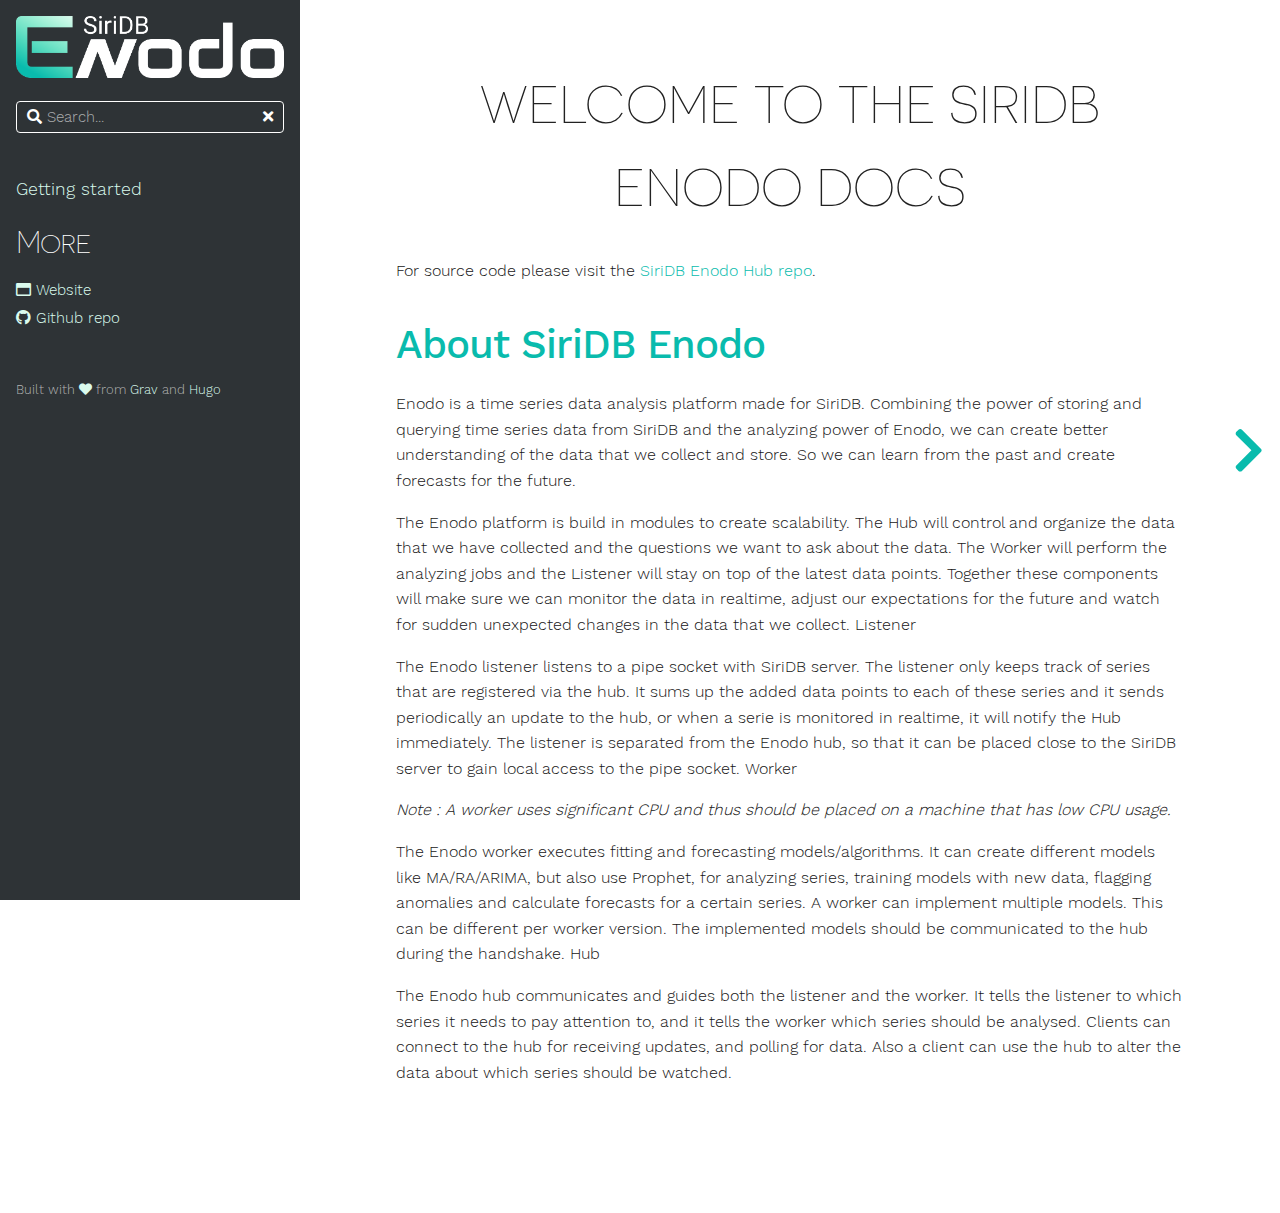
<file: index.html>
<!DOCTYPE html>
<html lang="en-US">
    <head>
        <meta charset="UTF-8">
        <meta http-equiv="refresh" content="0; url=https://siridb.github.io/siridb-enodo-docs/v0/">
        <script type="text/javascript">
            window.location.href = "https://siridb.github.io/siridb-enodo-docs/v0/";
        </script>
        <title>Enodo Documentation Redirection</title>
    </head>
    <body>
        If you are not redirected automatically,
        follow this <a href='https://siridb.github.io/siridb-enodo-docs/v0/'>link</a> to the latest Enodo documentation.
    </body>
</html>
</file>
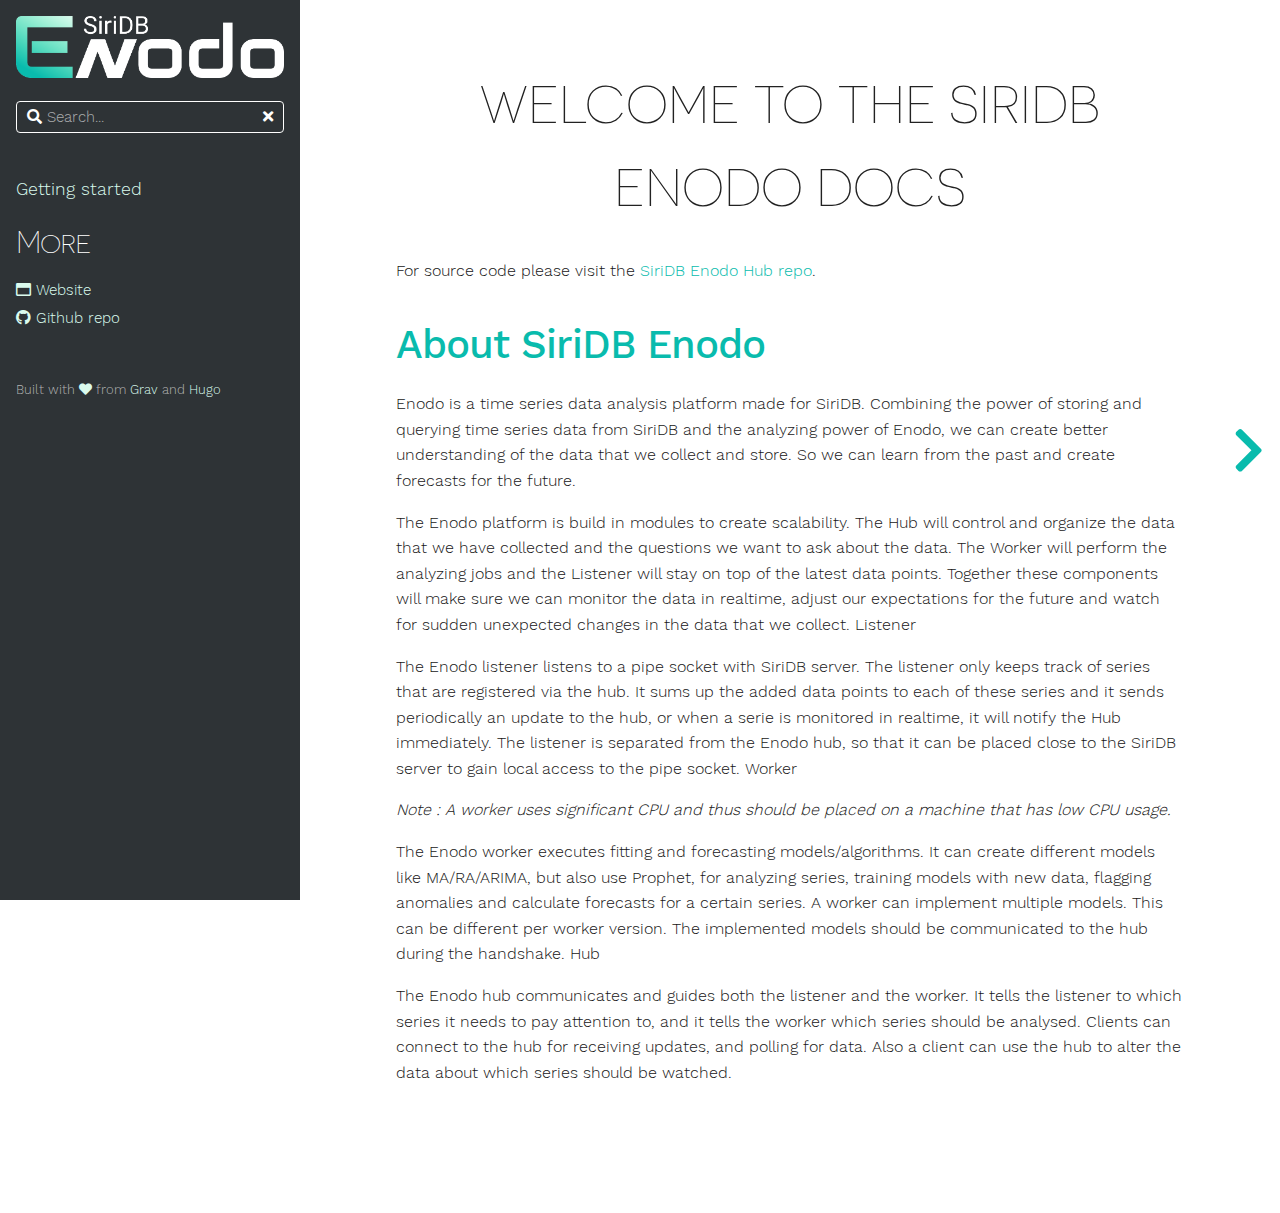
<file: v0/index.html>
<!doctype html><html lang=en class="js csstransforms3d">
<head>
<meta charset=utf-8>
<meta name=viewport content="width=device-width,initial-scale=1">
<meta name=generator content="Hugo 0.90.0">
<meta name=description content="Enodo documentation">
<link rel="shortcut icon" href=/v0/images/favicon.ico type=image/x-icon>
<title> :: Enodo documentation</title>
<link href=/v0/css/nucleus.css?1669302237 rel=stylesheet>
<link href=/v0/css/fontawesome-all.min.css?1669302237 rel=stylesheet>
<link href=/v0/css/hybrid.css?1669302237 rel=stylesheet>
<link href=/v0/css/featherlight.min.css?1669302237 rel=stylesheet>
<link href=/v0/css/perfect-scrollbar.min.css?1669302237 rel=stylesheet>
<link href=/v0/css/auto-complete.css?1669302237 rel=stylesheet>
<link href=/v0/css/atom-one-dark-reasonable.css?1669302237 rel=stylesheet>
<link href=/v0/css/theme.css?1669302237 rel=stylesheet>
<link href=/v0/css/hugo-theme.css?1669302237 rel=stylesheet>
<link href=/v0/css/theme-mine.css?1669302237 rel=stylesheet>
<script src=/v0/js/jquery-3.3.1.min.js?1669302237></script>
<style>:root #header+#content>#left>#rlblock_left{display:none!important}:not(pre)>code+span.copy-to-clipboard{display:none}</style>
</head>
<body data-url=/v0/>
<nav id=sidebar>
<div id=header-wrapper>
<div id=header>
<a href=/>
<img src=/v0/images/logo.png alt=Logo>
</a>
</div>
<div class=searchbox>
<label for=search-by><i class="fas fa-search"></i></label>
<input data-search-input id=search-by type=search placeholder=Search...>
<span data-search-clear><i class="fas fa-times"></i></span>
</div>
<script type=text/javascript src=/v0/js/lunr.min.js?1669302237></script>
<script type=text/javascript src=/v0/js/auto-complete.js?1669302237></script>
<script type=text/javascript>var baseurl="https://docs.siridb-enodo.com/v0/"</script>
<script type=text/javascript src=/v0/js/search.js?1669302237></script>
</div>
<div class=highlightable>
<ul class=topics>
<li data-nav-id=/v0/getting_started/ title="Getting started" class=dd-item>
<a href=/v0/getting_started/>
Getting started
</a>
</li>
</ul>
<section id=shortcuts>
<h3>More</h3>
<ul>
<li>
<a class=padding href=https://siridb.net/enodo><i class="far fa-window-maximize"></i> Website</a>
</li>
<li>
<a class=padding href=https://github.com/SiriDB/siridb-enodo-hub><i class="fab fa-github"></i> Github repo</a>
</li>
</ul>
</section>
<section id=footer>
<p>Built with <a href=https://github.com/matcornic/hugo-theme-learn><i class="fas fa-heart"></i></a> from <a href=https://getgrav.org>Grav</a> and <a href=https://gohugo.io/>Hugo</a></p>
</section>
</div>
</nav>
<section id=body>
<div id=overlay></div>
<div class="padding highlightable">
<div id=head-tags>
</div>
<div id=body-inner>
<span id=sidebar-toggle-span>
<a href=# id=sidebar-toggle data-sidebar-toggle><i class="fas fa-bars"></i> navigation</a>
</span>
<h1 id=welcome-to-the-siridb-enodo-docs>Welcome to the SiriDB Enodo docs</h1>
<p>For source code please visit the <a href=https://github.com/SiriDB/siridb-enodo-hub>SiriDB Enodo Hub repo</a>.</p>
<h2 id=about-siridb-enodo>About SiriDB Enodo</h2>
<p>Enodo is a time series data analysis platform made for SiriDB. Combining the power of storing and querying time series data from SiriDB and the analyzing power of Enodo, we can create better understanding of the data that we collect and store. So we can learn from the past and create forecasts for the future.</p>
<p>The Enodo platform is build in modules to create scalability. The Hub will control and organize the data that we have collected and the questions we want to ask about the data. The Worker will perform the analyzing jobs and the Listener will stay on top of the latest data points. Together these components will make sure we can monitor the data in realtime, adjust our expectations for the future and watch for sudden unexpected changes in the data that we collect.
Listener</p>
<p>The Enodo listener listens to a pipe socket with SiriDB server. The listener only keeps track of series that are registered via the hub. It sums up the added data points to each of these series and it sends periodically an update to the hub, or when a serie is monitored in realtime, it will notify the Hub immediately. The listener is separated from the Enodo hub, so that it can be placed close to the SiriDB server to gain local access to the pipe socket.
Worker</p>
<p><em>Note : A worker uses significant CPU and thus should be placed on a machine that has low CPU usage.</em></p>
<p>The Enodo worker executes fitting and forecasting models/algorithms. It can create different models like MA/RA/ARIMA, but also use Prophet, for analyzing series, training models with new data, flagging anomalies and calculate forecasts for a certain series. A worker can implement multiple models. This can be different per worker version. The implemented models should be communicated to the hub during the handshake.
Hub</p>
<p>The Enodo hub communicates and guides both the listener and the worker. It tells the listener to which series it needs to pay attention to, and it tells the worker which series should be analysed. Clients can connect to the hub for receiving updates, and polling for data. Also a client can use the hub to alter the data about which series should be watched.</p>
</div>
</div>
<div id=navigation>
<a class="nav nav-next" href=/v0/ title style=margin-right:0><i class="fa fa-chevron-right"></i></a>
</div>
</section>
<div style=left:-1000px;overflow:scroll;position:absolute;top:-1000px;border:none;box-sizing:content-box;height:200px;margin:0;padding:0;width:200px>
<div style=border:none;box-sizing:content-box;height:200px;margin:0;padding:0;width:200px></div>
</div>
<script src=/v0/js/clipboard.min.js?1669302237></script>
<script src=/v0/js/perfect-scrollbar.min.js?1669302237></script>
<script src=/v0/js/perfect-scrollbar.jquery.min.js?1669302237></script>
<script src=/v0/js/jquery.sticky.js?1669302237></script>
<script src=/v0/js/featherlight.min.js?1669302237></script>
<script src=/v0/js/highlight.pack.js?1669302237></script>
<script>hljs.initHighlightingOnLoad()</script>
<script src=/v0/js/modernizr.custom-3.6.0.js?1669302237></script>
<script src=/v0/js/learn.js?1669302237></script>
<script src=/v0/js/hugo-learn.js?1669302237></script>
<link href=/v0/mermaid/mermaid.css?1669302237 rel=stylesheet>
<script src=/v0/mermaid/mermaid.js?1669302237></script>
<script>mermaid.initialize({startOnLoad:!0})</script>
</body>
</html>
</file>
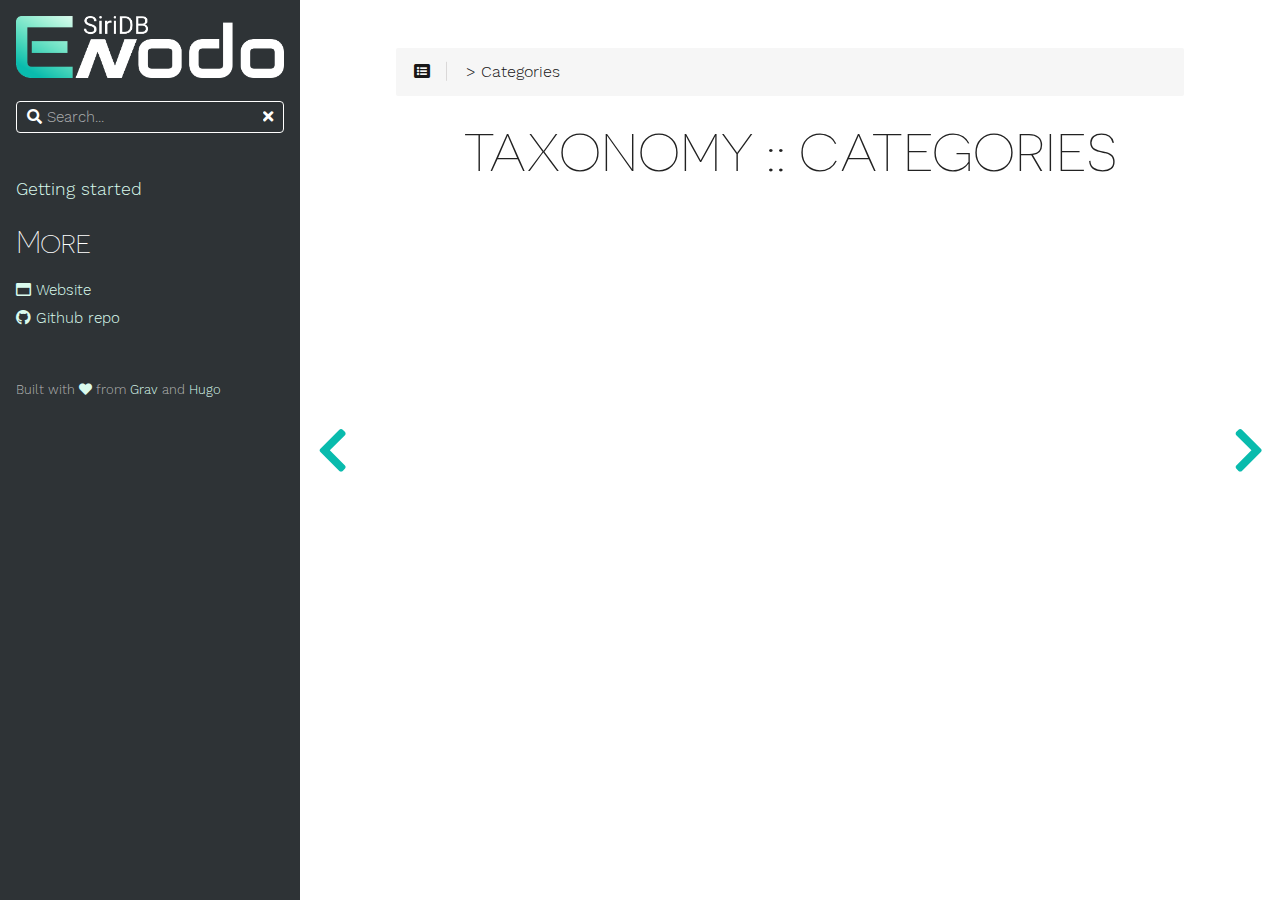
<file: v0/categories/index.html>
<!doctype html><html lang=en class="js csstransforms3d">
<head>
<meta charset=utf-8>
<meta name=viewport content="width=device-width,initial-scale=1">
<meta name=generator content="Hugo 0.90.0">
<meta name=description content="Enodo documentation">
<link rel="shortcut icon" href=/v0/images/favicon.ico type=image/x-icon>
<title>Categories :: Enodo documentation</title>
<link href=/v0/css/nucleus.css?1669302237 rel=stylesheet>
<link href=/v0/css/fontawesome-all.min.css?1669302237 rel=stylesheet>
<link href=/v0/css/hybrid.css?1669302237 rel=stylesheet>
<link href=/v0/css/featherlight.min.css?1669302237 rel=stylesheet>
<link href=/v0/css/perfect-scrollbar.min.css?1669302237 rel=stylesheet>
<link href=/v0/css/auto-complete.css?1669302237 rel=stylesheet>
<link href=/v0/css/atom-one-dark-reasonable.css?1669302237 rel=stylesheet>
<link href=/v0/css/theme.css?1669302237 rel=stylesheet>
<link href=/v0/css/hugo-theme.css?1669302237 rel=stylesheet>
<link href=/v0/css/theme-mine.css?1669302237 rel=stylesheet>
<script src=/v0/js/jquery-3.3.1.min.js?1669302237></script>
<style>:root #header+#content>#left>#rlblock_left{display:none!important}:not(pre)>code+span.copy-to-clipboard{display:none}</style>
</head>
<body data-url=/v0/categories/>
<nav id=sidebar>
<div id=header-wrapper>
<div id=header>
<a href=/>
<img src=/v0/images/logo.png alt=Logo>
</a>
</div>
<div class=searchbox>
<label for=search-by><i class="fas fa-search"></i></label>
<input data-search-input id=search-by type=search placeholder=Search...>
<span data-search-clear><i class="fas fa-times"></i></span>
</div>
<script type=text/javascript src=/v0/js/lunr.min.js?1669302237></script>
<script type=text/javascript src=/v0/js/auto-complete.js?1669302237></script>
<script type=text/javascript>var baseurl="https://docs.siridb-enodo.com/v0/"</script>
<script type=text/javascript src=/v0/js/search.js?1669302237></script>
</div>
<div class=highlightable>
<ul class=topics>
<li data-nav-id=/v0/getting_started/ title="Getting started" class=dd-item>
<a href=/v0/getting_started/>
Getting started
</a>
</li>
</ul>
<section id=shortcuts>
<h3>More</h3>
<ul>
<li>
<a class=padding href=https://siridb.net/enodo><i class="far fa-window-maximize"></i> Website</a>
</li>
<li>
<a class=padding href=https://github.com/SiriDB/siridb-enodo-hub><i class="fab fa-github"></i> Github repo</a>
</li>
</ul>
</section>
<section id=footer>
<p>Built with <a href=https://github.com/matcornic/hugo-theme-learn><i class="fas fa-heart"></i></a> from <a href=https://getgrav.org>Grav</a> and <a href=https://gohugo.io/>Hugo</a></p>
</section>
</div>
</nav>
<section id=body>
<div id=overlay></div>
<div class="padding highlightable">
<div>
<div id=top-bar>
<div id=breadcrumbs>
<span id=sidebar-toggle-span>
<a href=# id=sidebar-toggle data-sidebar-toggle>
<i class="fas fa-bars"></i>
</a>
</span>
<span id=toc-menu><i class="fas fa-list-alt"></i></span>
<ol class=links itemscope itemtype=http://schema.org/BreadcrumbList>
<meta itemprop=itemListOrder content="Descending">
<li itemscope itemtype=https://schema.org/ListItem itemprop=itemListElement>
<meta itemprop=position content="2">
<a itemprop=item href=/v0/>
<span itemprop=name></span>
</a>
</li>
>
<li itemscope itemtype=https://schema.org/ListItem itemprop=itemListElement>
<meta itemprop=position content="1">
<a itemprop=item href=/v0/categories/ aria-disabled=true>
<span itemprop=name>Categories</span>
</a>
</li>
</ol>
</div>
<div class=progress>
<div class=wrapper>
</div>
</div>
</div>
</div>
<div id=head-tags>
</div>
<div id=body-inner>
<h1>
taxonomy ::
Categories
</h1>
<ul>
</ul>
<footer class=footline>
</footer>
</div>
</div>
<div id=navigation>
<a class="nav nav-prev" href=/v0/ title> <i class="fa fa-chevron-left"></i></a>
<a class="nav nav-next" href=/v0/getting_started/ title="Getting started" style=margin-right:0><i class="fa fa-chevron-right"></i></a>
</div>
</section>
<div style=left:-1000px;overflow:scroll;position:absolute;top:-1000px;border:none;box-sizing:content-box;height:200px;margin:0;padding:0;width:200px>
<div style=border:none;box-sizing:content-box;height:200px;margin:0;padding:0;width:200px></div>
</div>
<script src=/v0/js/clipboard.min.js?1669302237></script>
<script src=/v0/js/perfect-scrollbar.min.js?1669302237></script>
<script src=/v0/js/perfect-scrollbar.jquery.min.js?1669302237></script>
<script src=/v0/js/jquery.sticky.js?1669302237></script>
<script src=/v0/js/featherlight.min.js?1669302237></script>
<script src=/v0/js/highlight.pack.js?1669302237></script>
<script>hljs.initHighlightingOnLoad()</script>
<script src=/v0/js/modernizr.custom-3.6.0.js?1669302237></script>
<script src=/v0/js/learn.js?1669302237></script>
<script src=/v0/js/hugo-learn.js?1669302237></script>
<link href=/v0/mermaid/mermaid.css?1669302237 rel=stylesheet>
<script src=/v0/mermaid/mermaid.js?1669302237></script>
<script>mermaid.initialize({startOnLoad:!0})</script>
</body>
</html>
</file>
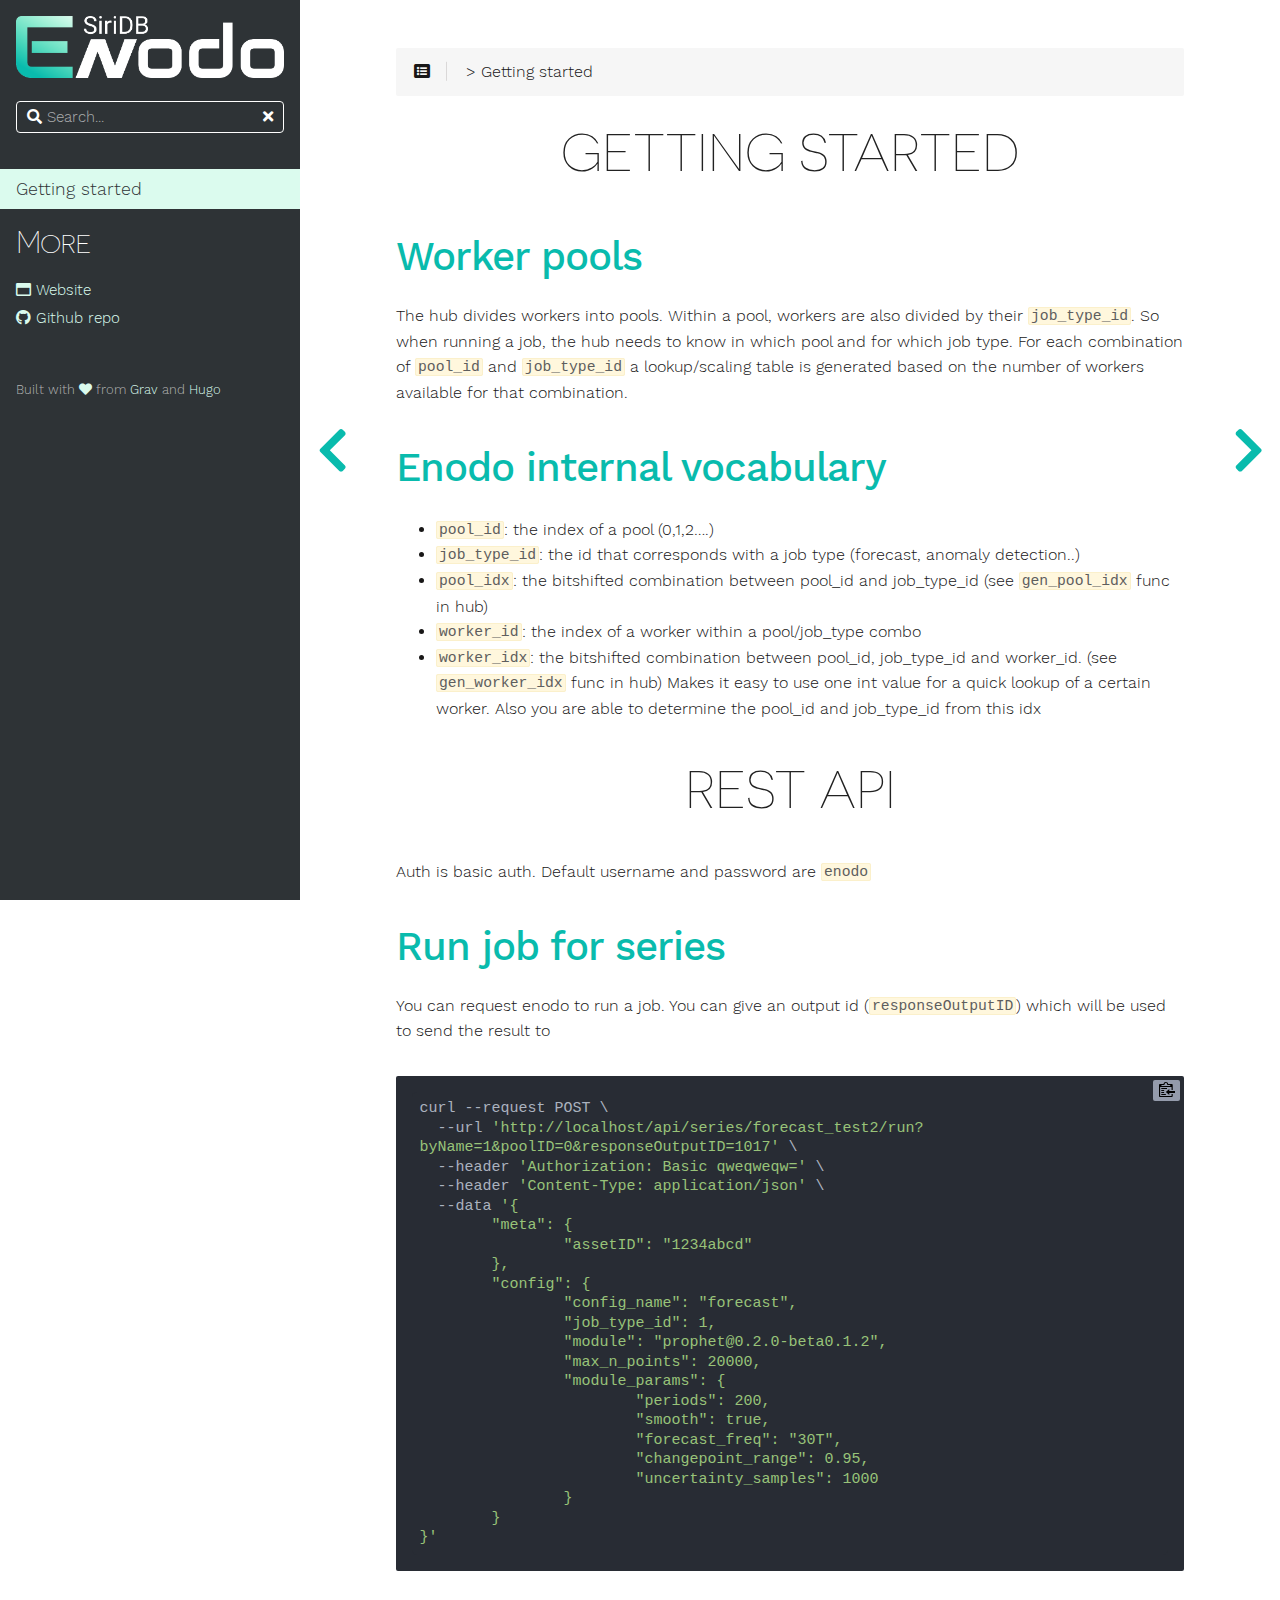
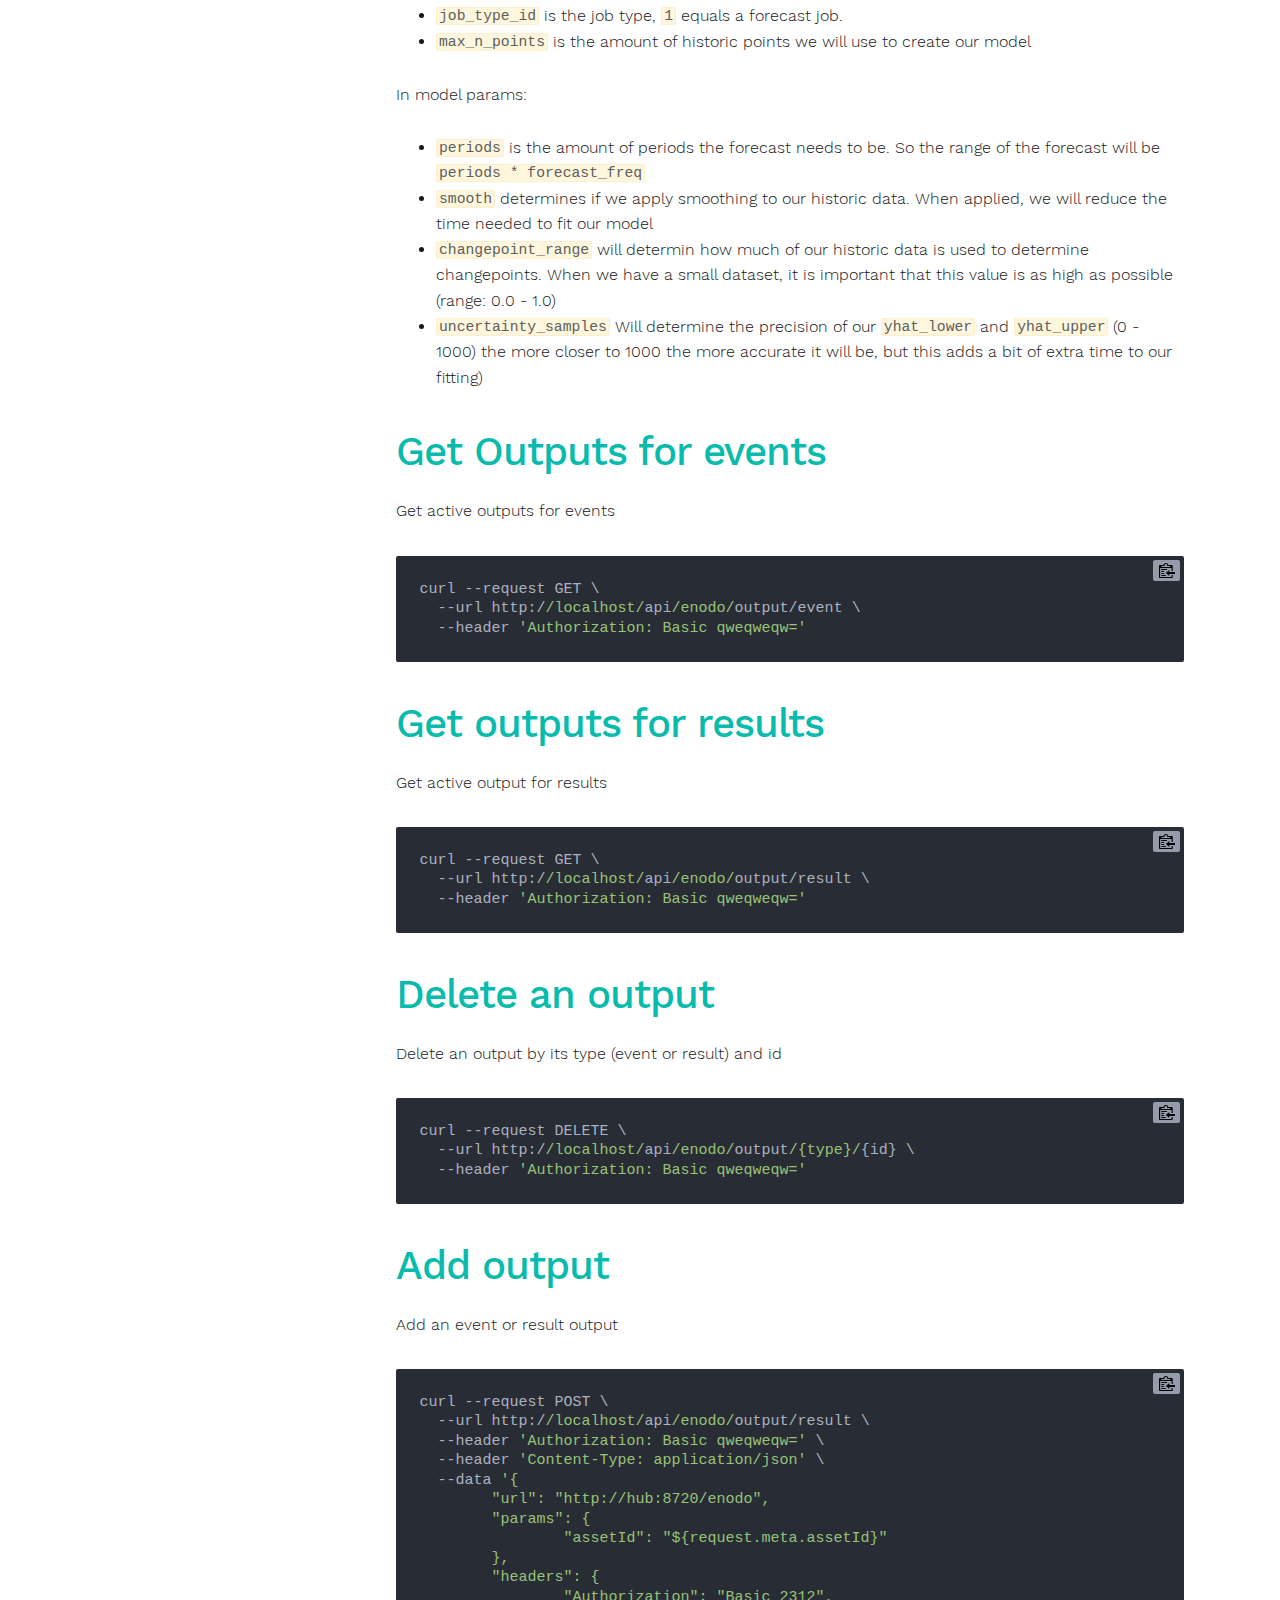
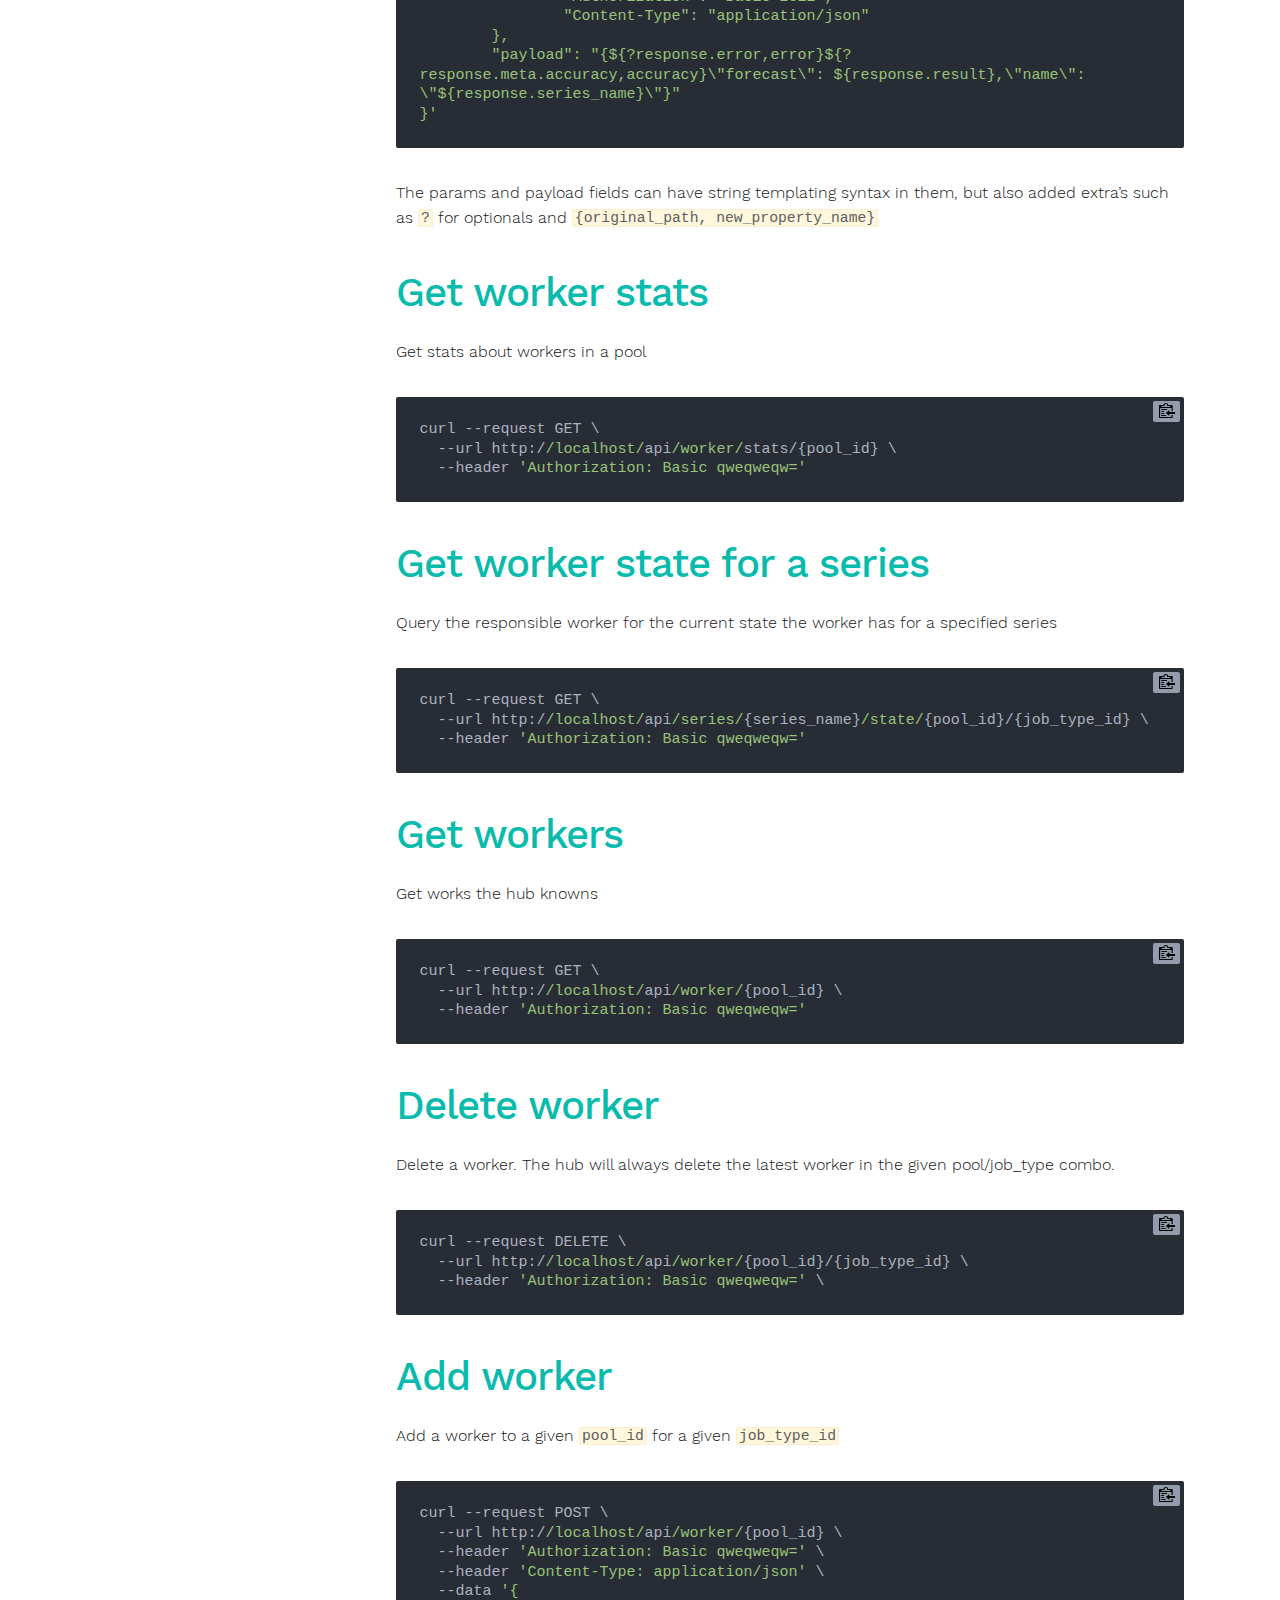
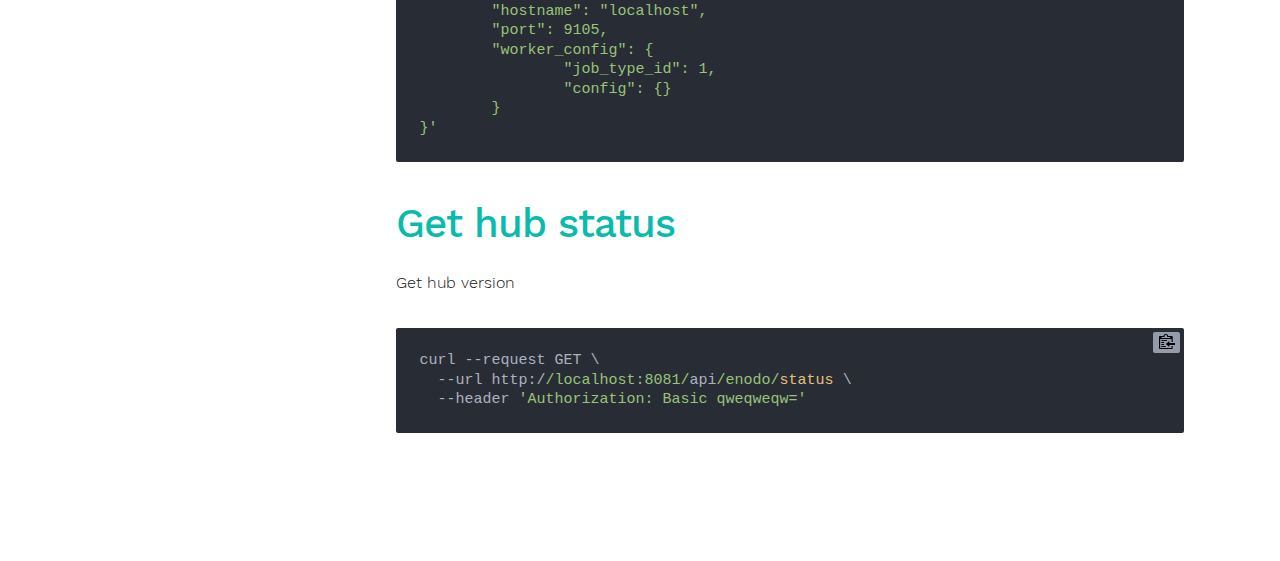
<file: v0/getting_started/index.html>
<!doctype html><html lang=en class="js csstransforms3d">
<head>
<meta charset=utf-8>
<meta name=viewport content="width=device-width,initial-scale=1">
<meta name=generator content="Hugo 0.90.0">
<meta name=description content="Enodo documentation">
<link rel="shortcut icon" href=/v0/images/favicon.ico type=image/x-icon>
<title>Getting started :: Enodo documentation</title>
<link href=/v0/css/nucleus.css?1669302237 rel=stylesheet>
<link href=/v0/css/fontawesome-all.min.css?1669302237 rel=stylesheet>
<link href=/v0/css/hybrid.css?1669302237 rel=stylesheet>
<link href=/v0/css/featherlight.min.css?1669302237 rel=stylesheet>
<link href=/v0/css/perfect-scrollbar.min.css?1669302237 rel=stylesheet>
<link href=/v0/css/auto-complete.css?1669302237 rel=stylesheet>
<link href=/v0/css/atom-one-dark-reasonable.css?1669302237 rel=stylesheet>
<link href=/v0/css/theme.css?1669302237 rel=stylesheet>
<link href=/v0/css/hugo-theme.css?1669302237 rel=stylesheet>
<link href=/v0/css/theme-mine.css?1669302237 rel=stylesheet>
<script src=/v0/js/jquery-3.3.1.min.js?1669302237></script>
<style>:root #header+#content>#left>#rlblock_left{display:none!important}:not(pre)>code+span.copy-to-clipboard{display:none}</style>
</head>
<body data-url=/v0/getting_started/>
<nav id=sidebar>
<div id=header-wrapper>
<div id=header>
<a href=/>
<img src=/v0/images/logo.png alt=Logo>
</a>
</div>
<div class=searchbox>
<label for=search-by><i class="fas fa-search"></i></label>
<input data-search-input id=search-by type=search placeholder=Search...>
<span data-search-clear><i class="fas fa-times"></i></span>
</div>
<script type=text/javascript src=/v0/js/lunr.min.js?1669302237></script>
<script type=text/javascript src=/v0/js/auto-complete.js?1669302237></script>
<script type=text/javascript>var baseurl="https://docs.siridb-enodo.com/v0/"</script>
<script type=text/javascript src=/v0/js/search.js?1669302237></script>
</div>
<div class=highlightable>
<ul class=topics>
<li data-nav-id=/v0/getting_started/ title="Getting started" class="dd-item
parent
active">
<a href=/v0/getting_started/>
Getting started
</a>
</li>
</ul>
<section id=shortcuts>
<h3>More</h3>
<ul>
<li>
<a class=padding href=https://siridb.net/enodo><i class="far fa-window-maximize"></i> Website</a>
</li>
<li>
<a class=padding href=https://github.com/SiriDB/siridb-enodo-hub><i class="fab fa-github"></i> Github repo</a>
</li>
</ul>
</section>
<section id=footer>
<p>Built with <a href=https://github.com/matcornic/hugo-theme-learn><i class="fas fa-heart"></i></a> from <a href=https://getgrav.org>Grav</a> and <a href=https://gohugo.io/>Hugo</a></p>
</section>
</div>
</nav>
<section id=body>
<div id=overlay></div>
<div class="padding highlightable">
<div>
<div id=top-bar>
<div id=breadcrumbs>
<span id=sidebar-toggle-span>
<a href=# id=sidebar-toggle data-sidebar-toggle>
<i class="fas fa-bars"></i>
</a>
</span>
<span id=toc-menu><i class="fas fa-list-alt"></i></span>
<ol class=links itemscope itemtype=http://schema.org/BreadcrumbList>
<meta itemprop=itemListOrder content="Descending">
<li itemscope itemtype=https://schema.org/ListItem itemprop=itemListElement>
<meta itemprop=position content="2">
<a itemprop=item href=/v0/>
<span itemprop=name></span>
</a>
</li>
>
<li itemscope itemtype=https://schema.org/ListItem itemprop=itemListElement>
<meta itemprop=position content="1">
<a itemprop=item href=/v0/getting_started/ aria-disabled=true>
<span itemprop=name>Getting started</span>
</a>
</li>
</ol>
</div>
<div class=progress>
<div class=wrapper>
<nav id=TableOfContents>
<ul>
<li><a href=#worker-pools>Worker pools</a></li>
<li><a href=#enodo-internal-vocabulary>Enodo internal vocabulary</a></li>
</ul>
<ul>
<li><a href=#run-job-for-series>Run job for series</a></li>
<li><a href=#get-outputs-for-events>Get Outputs for events</a></li>
<li><a href=#get-outputs-for-results>Get outputs for results</a></li>
<li><a href=#delete-an-output>Delete an output</a></li>
<li><a href=#add-output>Add output</a></li>
<li><a href=#get-worker-stats>Get worker stats</a></li>
<li><a href=#get-worker-state-for-a-series>Get worker state for a series</a></li>
<li><a href=#get-workers>Get workers</a></li>
<li><a href=#delete-worker>Delete worker</a></li>
<li><a href=#add-worker>Add worker</a></li>
<li><a href=#get-hub-status>Get hub status</a></li>
</ul>
</nav>
</div>
</div>
</div>
</div>
<div id=head-tags>
</div>
<div id=body-inner>
<h1>
Getting started
</h1>
<h2 id=worker-pools>Worker pools</h2>
<p>The hub divides workers into pools. Within a pool, workers are also divided by their <code>job_type_id</code>. So when running a job, the hub needs to know in which pool and for which job type. For each combination of <code>pool_id</code> and <code>job_type_id</code> a lookup/scaling table is generated based on the number of workers available for that combination.</p>
<h2 id=enodo-internal-vocabulary>Enodo internal vocabulary</h2>
<ul>
<li><code>pool_id</code>: the index of a pool (0,1,2&mldr;.)</li>
<li><code>job_type_id</code>: the id that corresponds with a job type (forecast, anomaly detection..)</li>
<li><code>pool_idx</code>: the bitshifted combination between pool_id and job_type_id (see <code>gen_pool_idx</code> func in hub)</li>
<li><code>worker_id</code>: the index of a worker within a pool/job_type combo</li>
<li><code>worker_idx</code>: the bitshifted combination between pool_id, job_type_id and worker_id. (see <code>gen_worker_idx</code> func in hub) Makes it easy to use one int value for a quick lookup of a certain worker. Also you are able to determine the pool_id and job_type_id from this idx</li>
</ul>
<h1 id=rest-api>REST API</h1>
<p>Auth is basic auth. Default username and password are <code>enodo</code></p>
<h2 id=run-job-for-series>Run job for series</h2>
<p>You can request enodo to run a job. You can give an output id (<code>responseOutputID</code>) which will be used to send the result to</p>
<pre tabindex=0><code>curl --request POST \
  --url 'http://localhost/api/series/forecast_test2/run?byName=1&amp;poolID=0&amp;responseOutputID=1017' \
  --header 'Authorization: Basic qweqweqw=' \
  --header 'Content-Type: application/json' \
  --data '{
	&quot;meta&quot;: {
		&quot;assetID&quot;: &quot;1234abcd&quot;
	},
	&quot;config&quot;: {
		&quot;config_name&quot;: &quot;forecast&quot;,
		&quot;job_type_id&quot;: 1,
		&quot;module&quot;: &quot;prophet@0.2.0-beta0.1.2&quot;,
		&quot;max_n_points&quot;: 20000,
		&quot;module_params&quot;: {
			&quot;periods&quot;: 200,
			&quot;smooth&quot;: true,
			&quot;forecast_freq&quot;: &quot;30T&quot;,
			&quot;changepoint_range&quot;: 0.95,
			&quot;uncertainty_samples&quot;: 1000
		}
	}
}'
</code></pre><ul>
<li><code>job_type_id</code> is the job type, <code>1</code> equals a forecast job.</li>
<li><code>max_n_points</code> is the amount of historic points we will use to create our model</li>
</ul>
<p>In model params:</p>
<ul>
<li><code>periods</code> is the amount of periods the forecast needs to be. So the range of the forecast will be <code>periods * forecast_freq</code></li>
<li><code>smooth</code> determines if we apply smoothing to our historic data. When applied, we will reduce the time needed to fit our model</li>
<li><code>changepoint_range</code> will determin how much of our historic data is used to determine changepoints. When we have a small dataset, it is important that this value is as high as possible (range: 0.0 - 1.0)</li>
<li><code>uncertainty_samples</code> Will determine the precision of our <code>yhat_lower</code> and <code>yhat_upper</code> (0 - 1000) the more closer to 1000 the more accurate it will be, but this adds a bit of extra time to our fitting)</li>
</ul>
<h2 id=get-outputs-for-events>Get Outputs for events</h2>
<p>Get active outputs for events</p>
<pre tabindex=0><code>curl --request GET \
  --url http://localhost/api/enodo/output/event \
  --header 'Authorization: Basic qweqweqw='
</code></pre><h2 id=get-outputs-for-results>Get outputs for results</h2>
<p>Get active output for results</p>
<pre tabindex=0><code>curl --request GET \
  --url http://localhost/api/enodo/output/result \
  --header 'Authorization: Basic qweqweqw='
</code></pre><h2 id=delete-an-output>Delete an output</h2>
<p>Delete an output by its type (event or result) and id</p>
<pre tabindex=0><code>curl --request DELETE \
  --url http://localhost/api/enodo/output/{type}/{id} \
  --header 'Authorization: Basic qweqweqw='
</code></pre><h2 id=add-output>Add output</h2>
<p>Add an event or result output</p>
<pre tabindex=0><code>curl --request POST \
  --url http://localhost/api/enodo/output/result \
  --header 'Authorization: Basic qweqweqw=' \
  --header 'Content-Type: application/json' \
  --data '{
	&quot;url&quot;: &quot;http://hub:8720/enodo&quot;,
	&quot;params&quot;: {
		&quot;assetId&quot;: &quot;${request.meta.assetId}&quot;
	},
	&quot;headers&quot;: {
		&quot;Authorization&quot;: &quot;Basic 2312&quot;,
		&quot;Content-Type&quot;: &quot;application/json&quot;
	},
	&quot;payload&quot;: &quot;{${?response.error,error}${?response.meta.accuracy,accuracy}\&quot;forecast\&quot;: ${response.result},\&quot;name\&quot;: \&quot;${response.series_name}\&quot;}&quot;
}'
</code></pre><p>The params and payload fields can have string templating syntax in them, but also added extra&rsquo;s such as <code>?</code> for optionals and <code>{original_path, new_property_name}</code></p>
<h2 id=get-worker-stats>Get worker stats</h2>
<p>Get stats about workers in a pool</p>
<pre tabindex=0><code>curl --request GET \
  --url http://localhost/api/worker/stats/{pool_id} \
  --header 'Authorization: Basic qweqweqw='
</code></pre><h2 id=get-worker-state-for-a-series>Get worker state for a series</h2>
<p>Query the responsible worker for the current state the worker has for a specified series</p>
<pre tabindex=0><code>curl --request GET \
  --url http://localhost/api/series/{series_name}/state/{pool_id}/{job_type_id} \
  --header 'Authorization: Basic qweqweqw='
</code></pre><h2 id=get-workers>Get workers</h2>
<p>Get works the hub knowns</p>
<pre tabindex=0><code>curl --request GET \
  --url http://localhost/api/worker/{pool_id} \
  --header 'Authorization: Basic qweqweqw='
</code></pre><h2 id=delete-worker>Delete worker</h2>
<p>Delete a worker. The hub will always delete the latest worker in the given pool/job_type combo.</p>
<pre tabindex=0><code>curl --request DELETE \
  --url http://localhost/api/worker/{pool_id}/{job_type_id} \
  --header 'Authorization: Basic qweqweqw=' \
</code></pre><h2 id=add-worker>Add worker</h2>
<p>Add a worker to a given <code>pool_id</code> for a given <code>job_type_id</code></p>
<pre tabindex=0><code>curl --request POST \
  --url http://localhost/api/worker/{pool_id} \
  --header 'Authorization: Basic qweqweqw=' \
  --header 'Content-Type: application/json' \
  --data '{
	&quot;hostname&quot;: &quot;localhost&quot;,
	&quot;port&quot;: 9105,
	&quot;worker_config&quot;: {
		&quot;job_type_id&quot;: 1,
		&quot;config&quot;: {}
	}
}'
</code></pre><h2 id=get-hub-status>Get hub status</h2>
<p>Get hub version</p>
<pre tabindex=0><code>curl --request GET \
  --url http://localhost:8081/api/enodo/status \
  --header 'Authorization: Basic qweqweqw='
</code></pre>
<footer class=footline>
</footer>
</div>
</div>
<div id=navigation>
<a class="nav nav-prev" href=/v0/categories/ title=Categories> <i class="fa fa-chevron-left"></i></a>
<a class="nav nav-next" href=/v0/tags/ title=Tags style=margin-right:0><i class="fa fa-chevron-right"></i></a>
</div>
</section>
<div style=left:-1000px;overflow:scroll;position:absolute;top:-1000px;border:none;box-sizing:content-box;height:200px;margin:0;padding:0;width:200px>
<div style=border:none;box-sizing:content-box;height:200px;margin:0;padding:0;width:200px></div>
</div>
<script src=/v0/js/clipboard.min.js?1669302237></script>
<script src=/v0/js/perfect-scrollbar.min.js?1669302237></script>
<script src=/v0/js/perfect-scrollbar.jquery.min.js?1669302237></script>
<script src=/v0/js/jquery.sticky.js?1669302237></script>
<script src=/v0/js/featherlight.min.js?1669302237></script>
<script src=/v0/js/highlight.pack.js?1669302237></script>
<script>hljs.initHighlightingOnLoad()</script>
<script src=/v0/js/modernizr.custom-3.6.0.js?1669302237></script>
<script src=/v0/js/learn.js?1669302237></script>
<script src=/v0/js/hugo-learn.js?1669302237></script>
<link href=/v0/mermaid/mermaid.css?1669302237 rel=stylesheet>
<script src=/v0/mermaid/mermaid.js?1669302237></script>
<script>mermaid.initialize({startOnLoad:!0})</script>
</body>
</html>
</file>
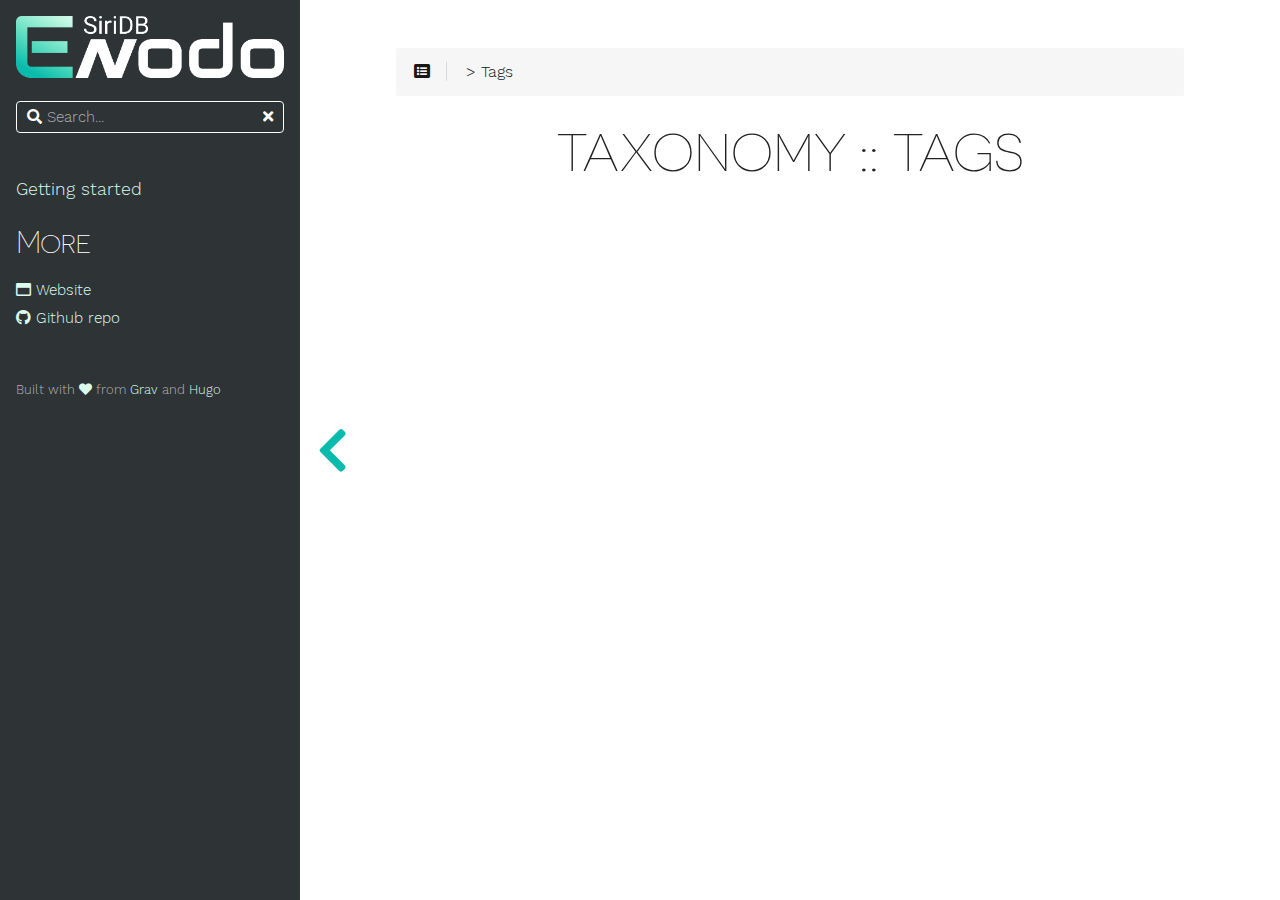
<file: v0/tags/index.html>
<!doctype html><html lang=en class="js csstransforms3d">
<head>
<meta charset=utf-8>
<meta name=viewport content="width=device-width,initial-scale=1">
<meta name=generator content="Hugo 0.90.0">
<meta name=description content="Enodo documentation">
<link rel="shortcut icon" href=/v0/images/favicon.ico type=image/x-icon>
<title>Tags :: Enodo documentation</title>
<link href=/v0/css/nucleus.css?1669302237 rel=stylesheet>
<link href=/v0/css/fontawesome-all.min.css?1669302237 rel=stylesheet>
<link href=/v0/css/hybrid.css?1669302237 rel=stylesheet>
<link href=/v0/css/featherlight.min.css?1669302237 rel=stylesheet>
<link href=/v0/css/perfect-scrollbar.min.css?1669302237 rel=stylesheet>
<link href=/v0/css/auto-complete.css?1669302237 rel=stylesheet>
<link href=/v0/css/atom-one-dark-reasonable.css?1669302237 rel=stylesheet>
<link href=/v0/css/theme.css?1669302237 rel=stylesheet>
<link href=/v0/css/hugo-theme.css?1669302237 rel=stylesheet>
<link href=/v0/css/theme-mine.css?1669302237 rel=stylesheet>
<script src=/v0/js/jquery-3.3.1.min.js?1669302237></script>
<style>:root #header+#content>#left>#rlblock_left{display:none!important}:not(pre)>code+span.copy-to-clipboard{display:none}</style>
</head>
<body data-url=/v0/tags/>
<nav id=sidebar>
<div id=header-wrapper>
<div id=header>
<a href=/>
<img src=/v0/images/logo.png alt=Logo>
</a>
</div>
<div class=searchbox>
<label for=search-by><i class="fas fa-search"></i></label>
<input data-search-input id=search-by type=search placeholder=Search...>
<span data-search-clear><i class="fas fa-times"></i></span>
</div>
<script type=text/javascript src=/v0/js/lunr.min.js?1669302237></script>
<script type=text/javascript src=/v0/js/auto-complete.js?1669302237></script>
<script type=text/javascript>var baseurl="https://docs.siridb-enodo.com/v0/"</script>
<script type=text/javascript src=/v0/js/search.js?1669302237></script>
</div>
<div class=highlightable>
<ul class=topics>
<li data-nav-id=/v0/getting_started/ title="Getting started" class=dd-item>
<a href=/v0/getting_started/>
Getting started
</a>
</li>
</ul>
<section id=shortcuts>
<h3>More</h3>
<ul>
<li>
<a class=padding href=https://siridb.net/enodo><i class="far fa-window-maximize"></i> Website</a>
</li>
<li>
<a class=padding href=https://github.com/SiriDB/siridb-enodo-hub><i class="fab fa-github"></i> Github repo</a>
</li>
</ul>
</section>
<section id=footer>
<p>Built with <a href=https://github.com/matcornic/hugo-theme-learn><i class="fas fa-heart"></i></a> from <a href=https://getgrav.org>Grav</a> and <a href=https://gohugo.io/>Hugo</a></p>
</section>
</div>
</nav>
<section id=body>
<div id=overlay></div>
<div class="padding highlightable">
<div>
<div id=top-bar>
<div id=breadcrumbs>
<span id=sidebar-toggle-span>
<a href=# id=sidebar-toggle data-sidebar-toggle>
<i class="fas fa-bars"></i>
</a>
</span>
<span id=toc-menu><i class="fas fa-list-alt"></i></span>
<ol class=links itemscope itemtype=http://schema.org/BreadcrumbList>
<meta itemprop=itemListOrder content="Descending">
<li itemscope itemtype=https://schema.org/ListItem itemprop=itemListElement>
<meta itemprop=position content="2">
<a itemprop=item href=/v0/>
<span itemprop=name></span>
</a>
</li>
>
<li itemscope itemtype=https://schema.org/ListItem itemprop=itemListElement>
<meta itemprop=position content="1">
<a itemprop=item href=/v0/tags/ aria-disabled=true>
<span itemprop=name>Tags</span>
</a>
</li>
</ol>
</div>
<div class=progress>
<div class=wrapper>
</div>
</div>
</div>
</div>
<div id=head-tags>
</div>
<div id=body-inner>
<h1>
taxonomy ::
Tags
</h1>
<ul>
</ul>
<footer class=footline>
</footer>
</div>
</div>
<div id=navigation>
<a class="nav nav-prev" href=/v0/getting_started/ title="Getting started"> <i class="fa fa-chevron-left"></i></a>
</div>
</section>
<div style=left:-1000px;overflow:scroll;position:absolute;top:-1000px;border:none;box-sizing:content-box;height:200px;margin:0;padding:0;width:200px>
<div style=border:none;box-sizing:content-box;height:200px;margin:0;padding:0;width:200px></div>
</div>
<script src=/v0/js/clipboard.min.js?1669302237></script>
<script src=/v0/js/perfect-scrollbar.min.js?1669302237></script>
<script src=/v0/js/perfect-scrollbar.jquery.min.js?1669302237></script>
<script src=/v0/js/jquery.sticky.js?1669302237></script>
<script src=/v0/js/featherlight.min.js?1669302237></script>
<script src=/v0/js/highlight.pack.js?1669302237></script>
<script>hljs.initHighlightingOnLoad()</script>
<script src=/v0/js/modernizr.custom-3.6.0.js?1669302237></script>
<script src=/v0/js/learn.js?1669302237></script>
<script src=/v0/js/hugo-learn.js?1669302237></script>
<link href=/v0/mermaid/mermaid.css?1669302237 rel=stylesheet>
<script src=/v0/mermaid/mermaid.js?1669302237></script>
<script>mermaid.initialize({startOnLoad:!0})</script>
</body>
</html>
</file>
